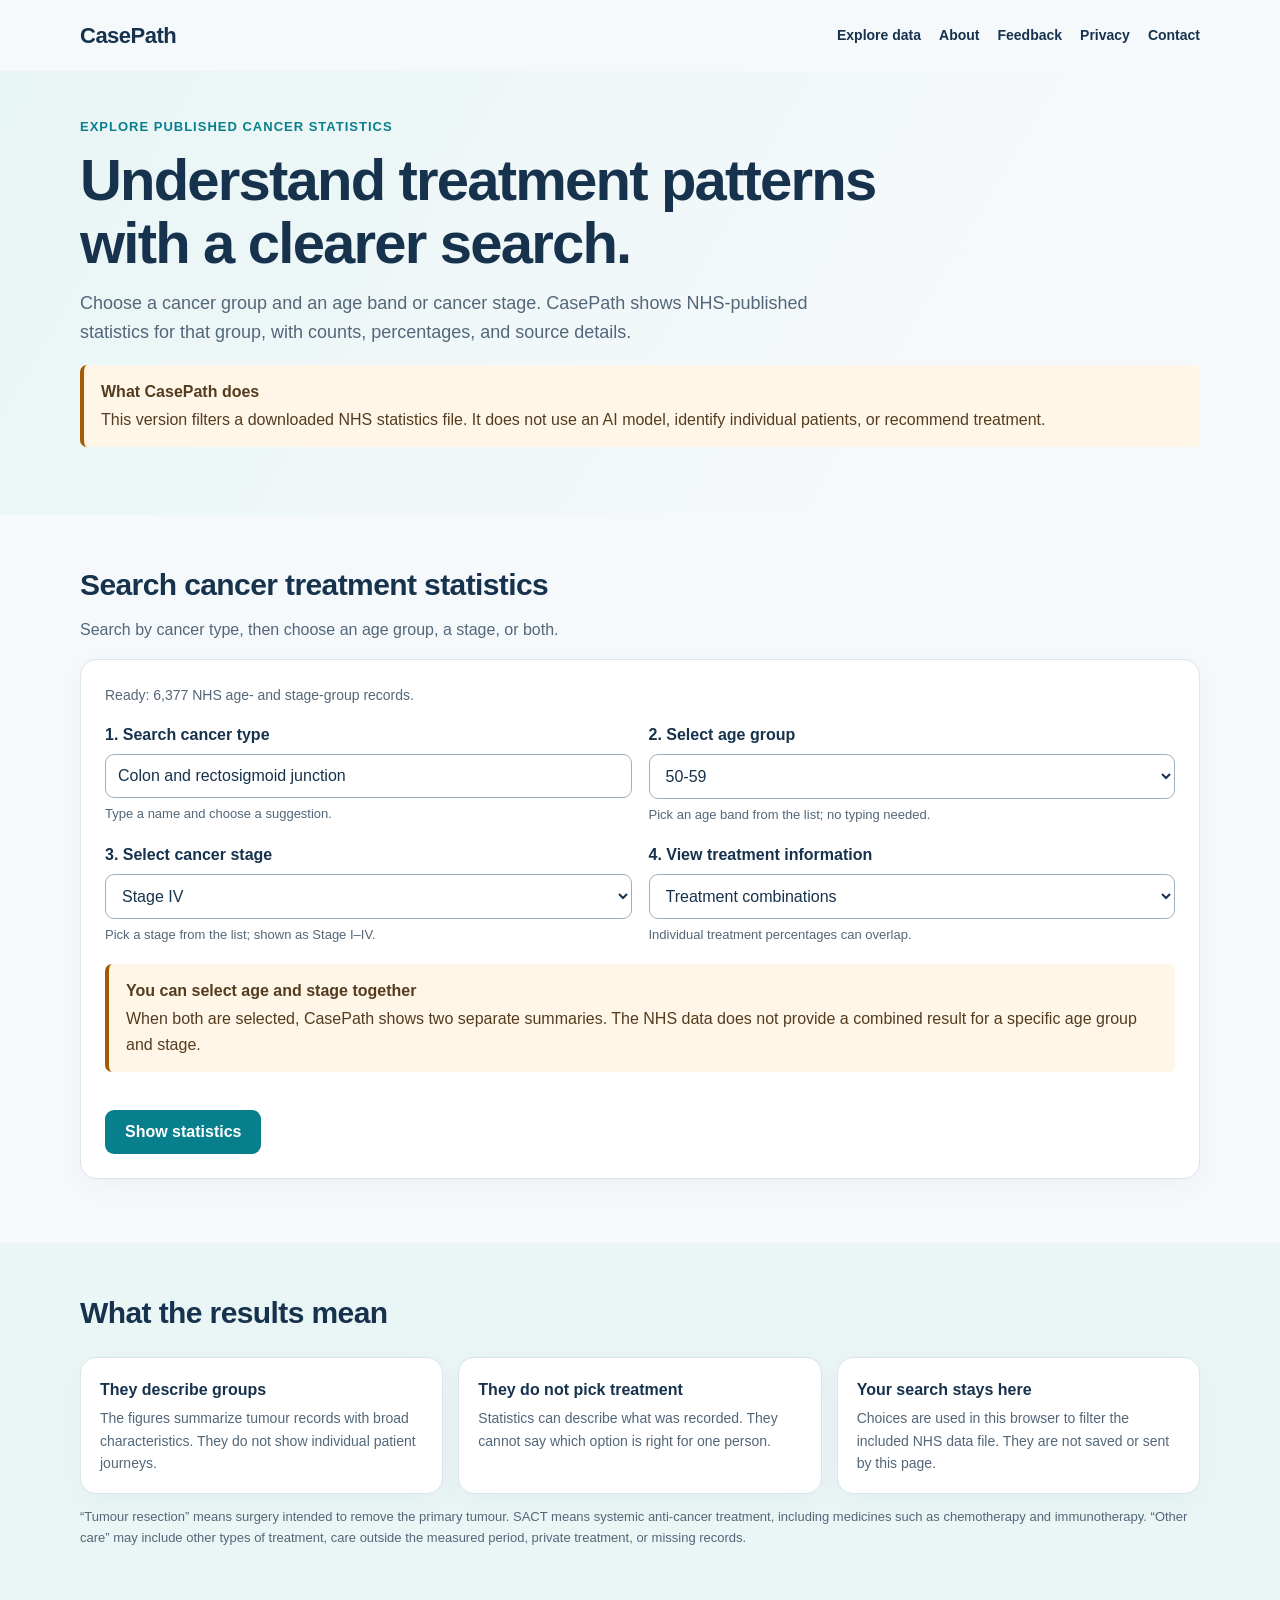
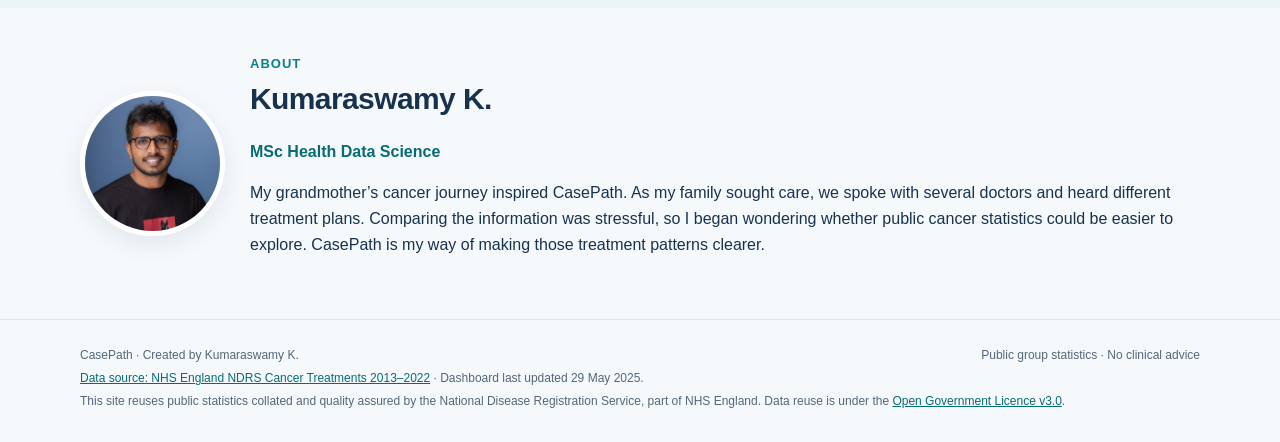
<file: index.html>
<!doctype html><html lang="en"><head><meta charset="utf-8"><meta name="viewport" content="width=device-width, initial-scale=1"><meta name="description" content="CasePath helps visitors explore published cancer treatment statistics using simple search choices."><title>CasePath | Explore cancer treatment statistics</title><link rel="stylesheet" href="styles.css"></head><body><header class="wrap top"><a class="brand" href="index.html">CasePath</a><nav class="nav"><a href="index.html#explore">Explore data</a><a href="index.html#about">About</a><a href="feedback.html">Feedback</a><a href="privacy.html">Privacy</a><a href="contact.html">Contact</a></nav></header><main id="top"><section class="hero"><div class="wrap"><div class="eyebrow">Explore published cancer statistics</div><h1>Understand treatment patterns with a clearer search.</h1><p>Choose a cancer group and an age band or cancer stage. CasePath shows NHS-published statistics for that group, with counts, percentages, and source details.</p><div class="notice"><strong>What CasePath does</strong>This version filters a downloaded NHS statistics file. It does not use an AI model, identify individual patients, or recommend treatment.</div></div></section>
<section class="section wrap" id="explore"><h2>Search cancer treatment statistics</h2><p class="lead">Search by cancer type, then choose an age group, a stage, or both.</p><div class="panel"><div id="dataStatus" class="loading">Loading NHS public statistics…</div><div id="searchArea" class="hidden"><div class="search-grid"><div class="field"><label for="cancerInput">1. Search cancer type</label><input id="cancerInput" type="text" list="cancerOptions" placeholder="Type a cancer type, e.g. colon" autocomplete="off"><datalist id="cancerOptions"></datalist><p class="hint">Type a name and choose a suggestion.</p></div><div class="field"><label for="ageSelect">2. Select age group</label><select id="ageSelect"></select><p class="hint">Pick an age band from the list; no typing needed.</p></div><div class="field"><label for="stageSelect">3. Select cancer stage</label><select id="stageSelect"></select><p class="hint">Pick a stage from the list; shown as Stage I–IV.</p></div><div class="field"><label for="treatmentSelect">4. View treatment information</label><select id="treatmentSelect"><option value="Combined">Treatment combinations</option><option value="Independent">Individual treatment types</option></select><p class="hint">Individual treatment percentages can overlap.</p></div></div><div class="notice"><strong>You can select age and stage together</strong>When both are selected, CasePath shows two separate summaries. The NHS data does not provide a combined result for a specific age group and stage.</div><button class="button" id="showStats" type="button">Show statistics</button></div></div><div id="message" class="status" role="status" aria-live="polite"></div><section id="results" class="results hidden" aria-labelledby="resultsTitle"></section></section>
<section class="section soft"><div class="wrap"><h2>What the results mean</h2><div class="cards"><article class="step"><b>They describe groups</b><p>The figures summarize tumour records with broad characteristics. They do not show individual patient journeys.</p></article><article class="step"><b>They do not pick treatment</b><p>Statistics can describe what was recorded. They cannot say which option is right for one person.</p></article><article class="step"><b>Your search stays here</b><p>Choices are used in this browser to filter the included NHS data file. They are not saved or sent by this page.</p></article></div><p class="small">“Tumour resection” means surgery intended to remove the primary tumour. SACT means systemic anti-cancer treatment, including medicines such as chemotherapy and immunotherapy. “Other care” may include other types of treatment, care outside the measured period, private treatment, or missing records.</p></div></section>
<section class="section wrap about" id="about"><img class="photo" src="assets/kumaraswamy-profile.jpeg" alt="Portrait of Kumaraswamy K."><div><div class="eyebrow">About</div><h2>Kumaraswamy K.</h2><p class="role">MSc Health Data Science</p><p>My grandmother’s cancer journey inspired CasePath. As my family sought care, we spoke with several doctors and heard different treatment plans. Comparing the information was stressful, so I began wondering whether public cancer statistics could be easier to explore. CasePath is my way of making those treatment patterns clearer.</p></div></section></main><footer class="footer"><div class="wrap"><div class="footrow"><span>CasePath · Created by Kumaraswamy K.</span><span>Public group statistics · No clinical advice</span></div><p><a href="https://digital.nhs.uk/ndrs/data/data-outputs/cancer-data-hub/cancer-treatments" target="_blank" rel="noopener">Data source: NHS England NDRS Cancer Treatments 2013–2022</a> · Dashboard last updated 29 May 2025.</p><p>This site reuses public statistics collated and quality assured by the National Disease Registration Service, part of NHS England. Data reuse is under the <a href="https://www.nationalarchives.gov.uk/doc/open-government-licence/version/3/" target="_blank" rel="noopener">Open Government Licence v3.0</a>.</p></div></footer><script src="data/nhs_treatment_statistics.js"></script><script src="data/search.js"></script></body></html>
</file>
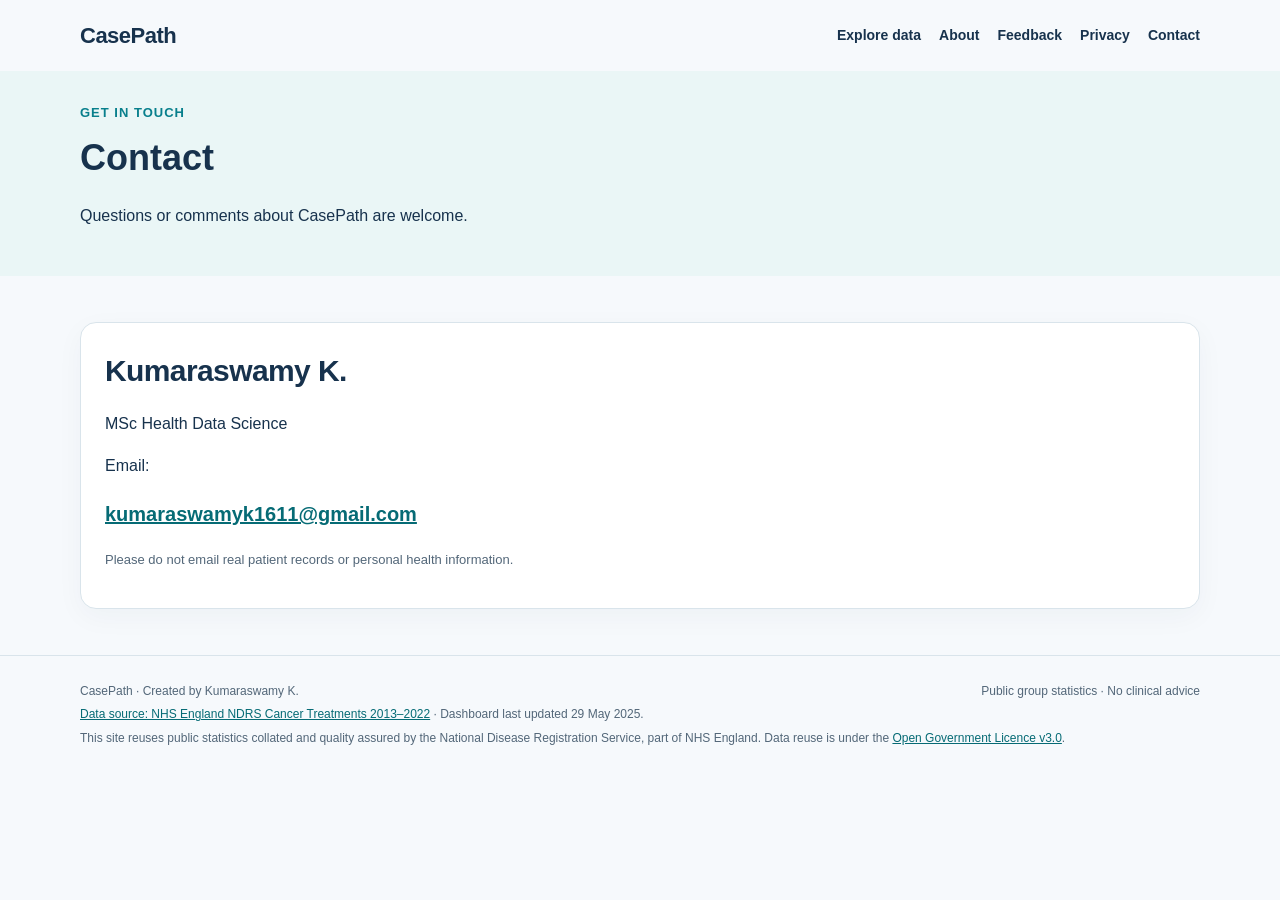
<file: contact.html>
<!doctype html><html lang="en"><head><meta charset="utf-8"><meta name="viewport" content="width=device-width, initial-scale=1"><meta name="description" content="CasePath helps visitors explore published cancer treatment statistics using simple search choices."><title>Contact | CasePath</title><link rel="stylesheet" href="styles.css"></head><body><header class="wrap top"><a class="brand" href="index.html">CasePath</a><nav class="nav"><a href="index.html#explore">Explore data</a><a href="index.html#about">About</a><a href="feedback.html">Feedback</a><a href="privacy.html">Privacy</a><a href="contact.html">Contact</a></nav></header><main><section class="page-hero"><div class="wrap"><div class="eyebrow">Get in touch</div><h1>Contact</h1><p>Questions or comments about CasePath are welcome.</p></div></section><section class="section wrap"><div class="panel"><h2>Kumaraswamy K.</h2><p class="role">MSc Health Data Science</p><p>Email:</p><p class="contact-email"><a href="mailto:kumaraswamyk1611@gmail.com?subject=CasePath%20enquiry">kumaraswamyk1611@gmail.com</a></p><p class="small">Please do not email real patient records or personal health information.</p></div></section></main><footer class="footer"><div class="wrap"><div class="footrow"><span>CasePath · Created by Kumaraswamy K.</span><span>Public group statistics · No clinical advice</span></div><p><a href="https://digital.nhs.uk/ndrs/data/data-outputs/cancer-data-hub/cancer-treatments" target="_blank" rel="noopener">Data source: NHS England NDRS Cancer Treatments 2013–2022</a> · Dashboard last updated 29 May 2025.</p><p>This site reuses public statistics collated and quality assured by the National Disease Registration Service, part of NHS England. Data reuse is under the <a href="https://www.nationalarchives.gov.uk/doc/open-government-licence/version/3/" target="_blank" rel="noopener">Open Government Licence v3.0</a>.</p></div></footer></body></html>
</file>
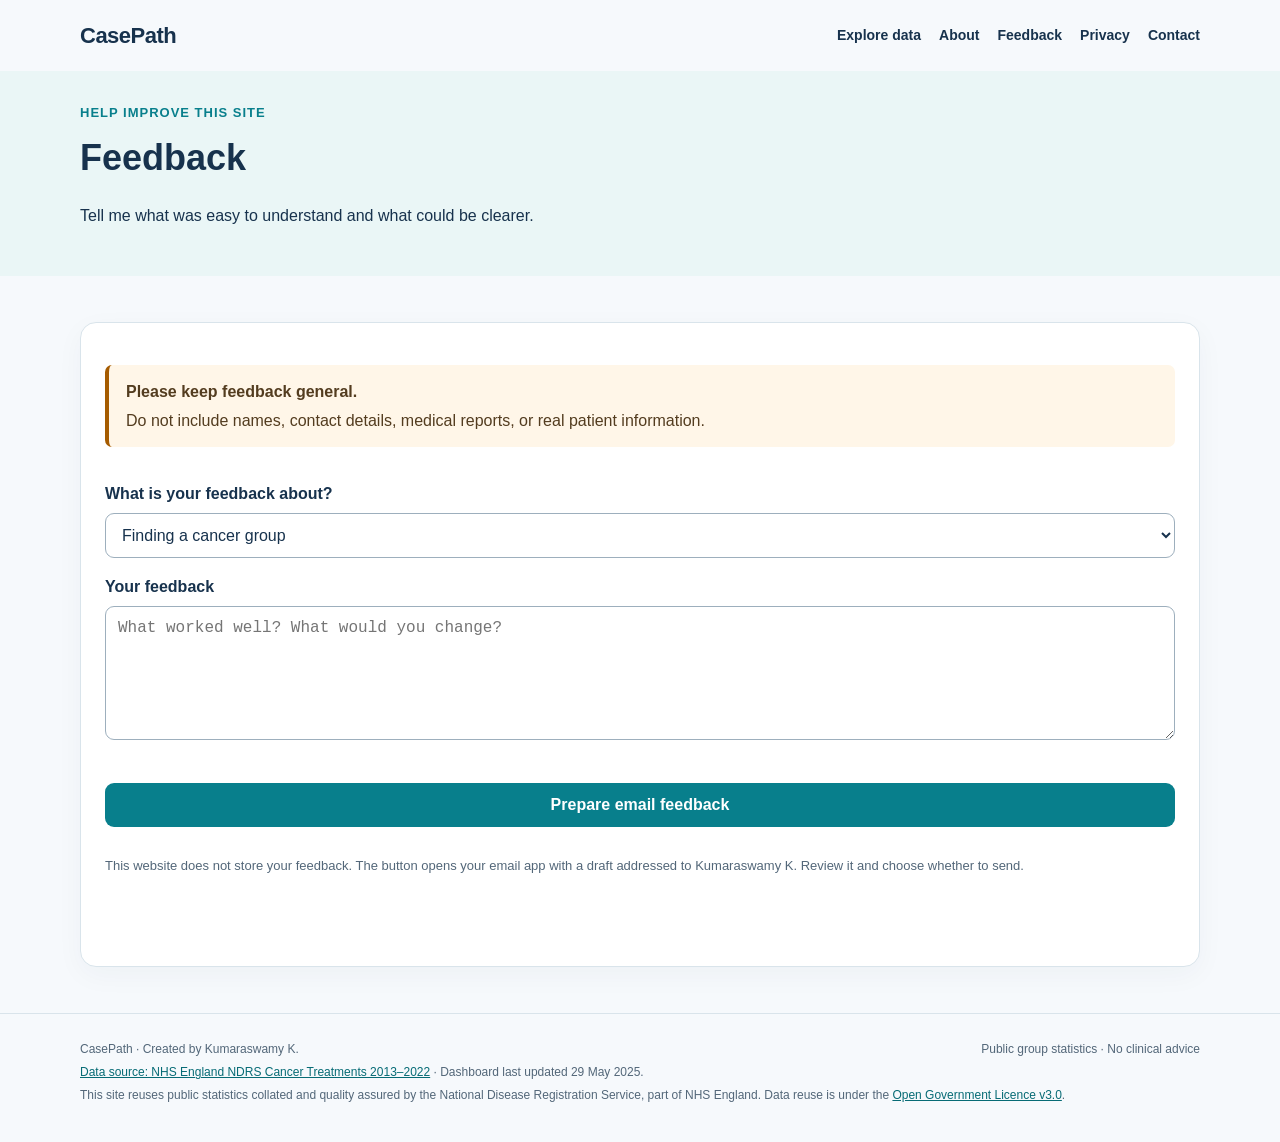
<file: feedback.html>
<!doctype html><html lang="en"><head><meta charset="utf-8"><meta name="viewport" content="width=device-width, initial-scale=1"><meta name="description" content="CasePath helps visitors explore published cancer treatment statistics using simple search choices."><title>Feedback | CasePath</title><link rel="stylesheet" href="styles.css"></head><body><header class="wrap top"><a class="brand" href="index.html">CasePath</a><nav class="nav"><a href="index.html#explore">Explore data</a><a href="index.html#about">About</a><a href="feedback.html">Feedback</a><a href="privacy.html">Privacy</a><a href="contact.html">Contact</a></nav></header><main><section class="page-hero"><div class="wrap"><div class="eyebrow">Help improve this site</div><h1>Feedback</h1><p>Tell me what was easy to understand and what could be clearer.</p></div></section><section class="section wrap"><div class="panel stack"><div class="notice"><strong>Please keep feedback general.</strong>Do not include names, contact details, medical reports, or real patient information.</div><form id="feedbackForm" class="stack"><div class="field"><label for="feedbackType">What is your feedback about?</label><select id="feedbackType"><option>Finding a cancer group</option><option>Choosing an age group or stage</option><option>Understanding the results</option><option>Accessibility or design</option><option>Other</option></select></div><div class="field"><label for="feedbackText">Your feedback</label><textarea id="feedbackText" rows="6" required placeholder="What worked well? What would you change?"></textarea></div><button class="button" type="submit">Prepare email feedback</button></form><p class="small">This website does not store your feedback. The button opens your email app with a draft addressed to Kumaraswamy K. Review it and choose whether to send.</p><p id="feedbackMessage" class="status" role="status" aria-live="polite"></p></div></section></main><script>document.getElementById('feedbackForm').addEventListener('submit',e=>{e.preventDefault();const type=document.getElementById('feedbackType').value;const body=document.getElementById('feedbackText').value.trim();const subject=encodeURIComponent('CasePath feedback');const text=encodeURIComponent('Feedback about: '+type+'

'+body);document.getElementById('feedbackMessage').textContent='Your email app should open with a draft. Nothing is sent until you press Send.';window.location.href='mailto:kumaraswamyk1611@gmail.com?subject='+subject+'&body='+text});</script><footer class="footer"><div class="wrap"><div class="footrow"><span>CasePath · Created by Kumaraswamy K.</span><span>Public group statistics · No clinical advice</span></div><p><a href="https://digital.nhs.uk/ndrs/data/data-outputs/cancer-data-hub/cancer-treatments" target="_blank" rel="noopener">Data source: NHS England NDRS Cancer Treatments 2013–2022</a> · Dashboard last updated 29 May 2025.</p><p>This site reuses public statistics collated and quality assured by the National Disease Registration Service, part of NHS England. Data reuse is under the <a href="https://www.nationalarchives.gov.uk/doc/open-government-licence/version/3/" target="_blank" rel="noopener">Open Government Licence v3.0</a>.</p></div></footer></body></html>
</file>
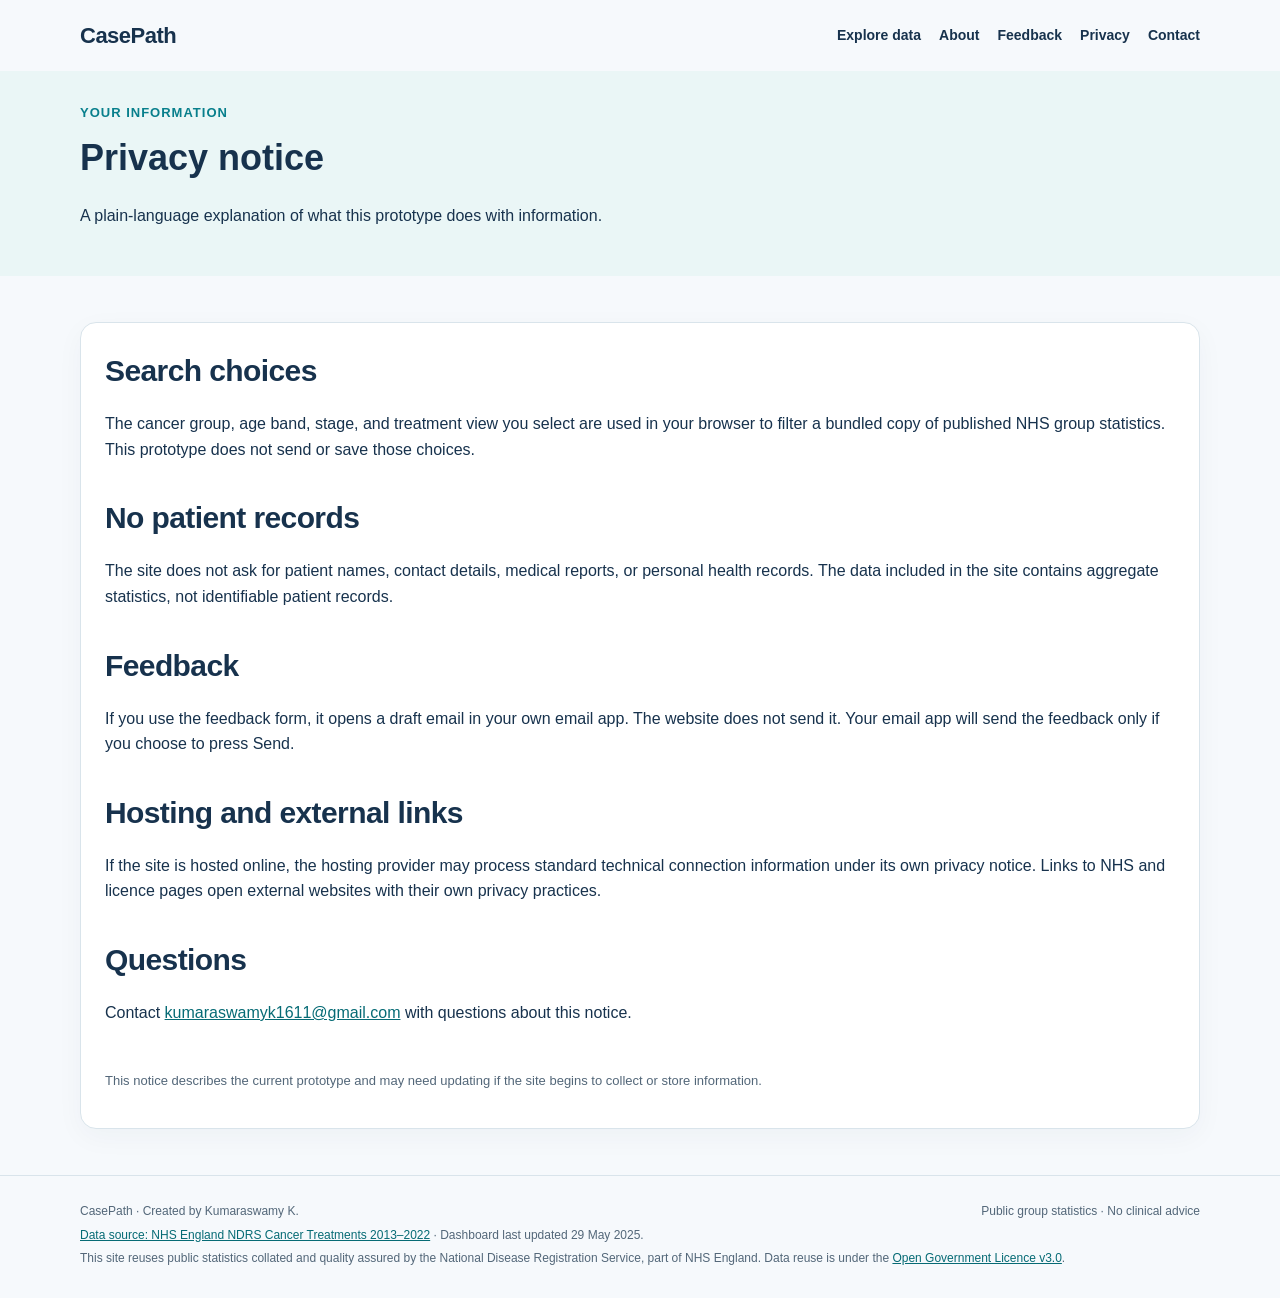
<file: privacy.html>
<!doctype html><html lang="en"><head><meta charset="utf-8"><meta name="viewport" content="width=device-width, initial-scale=1"><meta name="description" content="CasePath helps visitors explore published cancer treatment statistics using simple search choices."><title>Privacy notice | CasePath</title><link rel="stylesheet" href="styles.css"></head><body><header class="wrap top"><a class="brand" href="index.html">CasePath</a><nav class="nav"><a href="index.html#explore">Explore data</a><a href="index.html#about">About</a><a href="feedback.html">Feedback</a><a href="privacy.html">Privacy</a><a href="contact.html">Contact</a></nav></header><main><section class="page-hero"><div class="wrap"><div class="eyebrow">Your information</div><h1>Privacy notice</h1><p>A plain-language explanation of what this prototype does with information.</p></div></section><section class="section wrap"><div class="panel stack"><section><h2>Search choices</h2><p>The cancer group, age band, stage, and treatment view you select are used in your browser to filter a bundled copy of published NHS group statistics. This prototype does not send or save those choices.</p></section><section><h2>No patient records</h2><p>The site does not ask for patient names, contact details, medical reports, or personal health records. The data included in the site contains aggregate statistics, not identifiable patient records.</p></section><section><h2>Feedback</h2><p>If you use the feedback form, it opens a draft email in your own email app. The website does not send it. Your email app will send the feedback only if you choose to press Send.</p></section><section><h2>Hosting and external links</h2><p>If the site is hosted online, the hosting provider may process standard technical connection information under its own privacy notice. Links to NHS and licence pages open external websites with their own privacy practices.</p></section><section><h2>Questions</h2><p>Contact <a href="mailto:kumaraswamyk1611@gmail.com">kumaraswamyk1611@gmail.com</a> with questions about this notice.</p></section><p class="small">This notice describes the current prototype and may need updating if the site begins to collect or store information.</p></div></section></main><footer class="footer"><div class="wrap"><div class="footrow"><span>CasePath · Created by Kumaraswamy K.</span><span>Public group statistics · No clinical advice</span></div><p><a href="https://digital.nhs.uk/ndrs/data/data-outputs/cancer-data-hub/cancer-treatments" target="_blank" rel="noopener">Data source: NHS England NDRS Cancer Treatments 2013–2022</a> · Dashboard last updated 29 May 2025.</p><p>This site reuses public statistics collated and quality assured by the National Disease Registration Service, part of NHS England. Data reuse is under the <a href="https://www.nationalarchives.gov.uk/doc/open-government-licence/version/3/" target="_blank" rel="noopener">Open Government Licence v3.0</a>.</p></div></footer></body></html>
</file>
<file: styles.css>
:root{--ink:#17324d;--muted:#536779;--teal:#087f8c;--teal-dark:#066b75;--pale:#eaf6f6;--paper:#f6f9fc;--line:#d9e4eb;--white:#fff;--gold:#a55b00;--good:#eff8f1}*{box-sizing:border-box}body{margin:0;font-family:Inter,Segoe UI,Arial,sans-serif;color:var(--ink);background:var(--paper);line-height:1.6}a{color:var(--teal-dark)}.wrap{width:min(1120px,92%);margin:auto}.top{display:flex;align-items:center;justify-content:space-between;padding:18px 0}.brand{font-size:22px;font-weight:800;color:var(--ink);text-decoration:none;letter-spacing:-.5px}.nav{display:flex;gap:18px;flex-wrap:wrap}.nav a{text-decoration:none;color:var(--ink);font-weight:650;font-size:14px}.hero{padding:46px 0 50px;background:linear-gradient(120deg,#e8f5f5 0%,#f6f9fc 75%)}.eyebrow{color:var(--teal);font-size:13px;font-weight:800;letter-spacing:1px;text-transform:uppercase}.hero h1{font-size:clamp(36px,5vw,58px);line-height:1.08;letter-spacing:-1.8px;margin:11px 0 15px;max-width:800px}.hero p{font-size:18px;max-width:800px;color:var(--muted);margin:0}.section{padding:46px 0}.section h2{font-size:30px;letter-spacing:-.6px;margin:0 0 8px}.lead{color:var(--muted);max-width:790px;margin-top:0}.panel,.step{background:var(--white);border:1px solid var(--line);border-radius:16px;box-shadow:0 8px 28px #17324d0a}.panel{padding:24px}.search-grid{display:grid;grid-template-columns:1fr 1fr;gap:17px;margin-top:16px}.field label,.field legend{display:block;font-weight:750;margin:0 0 6px}.field input[type=text],.field select,.field textarea{width:100%;padding:12px;border:1px solid #9dafbd;border-radius:9px;background:#fff;color:var(--ink);font-size:16px}.field fieldset{border:1px solid var(--line);border-radius:10px;padding:12px;margin:0}.field fieldset label{display:inline-flex;align-items:center;gap:7px;margin:5px 16px 0 0;font-weight:600}.hint{font-size:13px;color:var(--muted);margin:6px 0 0}.button{background:var(--teal);border:0;color:#fff;padding:13px 20px;border-radius:9px;font-size:16px;font-weight:750;cursor:pointer;margin-top:20px}.button:hover{background:var(--teal-dark)}.button:focus,select:focus,input:focus,textarea:focus,a:focus{outline:3px solid #f0bd58;outline-offset:2px}.notice{background:#fff6e8;border-left:4px solid var(--gold);padding:14px 17px;border-radius:7px;margin:18px 0;color:#533c1f}.notice strong{display:block;margin-bottom:3px}.success{background:var(--good);border-left-color:#27834a}.status{margin:18px 0;color:var(--muted)}.results{margin-top:22px}.result-top{display:flex;justify-content:space-between;gap:20px;align-items:start;flex-wrap:wrap}.badge{display:inline-block;background:var(--pale);color:#075e67;border-radius:99px;padding:5px 11px;font-size:12px;font-weight:800}.meta{font-size:13px;color:var(--muted);margin:5px 0 15px}.bar-row{display:grid;grid-template-columns:minmax(150px,1.1fr) minmax(100px,1.3fr) 80px;gap:12px;align-items:center;margin:12px 0}.bar-name{font-weight:650;font-size:14px}.bar-track{height:13px;background:#e6edf1;border-radius:20px;overflow:hidden}.bar-fill{height:100%;background:var(--teal);border-radius:20px}.bar-value{text-align:right;font-variant-numeric:tabular-nums;font-weight:750}.table-wrap{overflow-x:auto;margin-top:20px}.table{border-collapse:collapse;width:100%;font-size:14px}.table th,.table td{padding:11px 10px;border-bottom:1px solid var(--line);text-align:left;vertical-align:top}.table th{background:#f0f6f8;color:var(--ink)}.table td.num,.table th.num{text-align:right;white-space:nowrap;font-variant-numeric:tabular-nums}.small{font-size:13px;color:var(--muted)}.cards{display:grid;grid-template-columns:repeat(3,1fr);gap:15px;margin-top:20px}.step{padding:19px}.step b{display:block;margin-bottom:5px}.step p{margin:0;color:var(--muted);font-size:14px}.soft{background:var(--pale)}.about{display:grid;grid-template-columns:145px 1fr;gap:25px;align-items:center}.photo{width:145px;height:145px;object-fit:cover;object-position:center 28%;border-radius:50%;border:5px solid white;box-shadow:0 8px 24px #17324d18}.footer{padding:26px 0;border-top:1px solid var(--line);font-size:12px;color:var(--muted)}.footer p{margin:4px 0}.footrow{display:flex;justify-content:space-between;gap:18px;flex-wrap:wrap}.hidden{display:none!important}.loading{color:var(--muted);font-size:14px}.page-hero{padding:32px 0;background:var(--pale)}.page-hero h1{font-size:36px;margin:5px 0}.stack{display:grid;gap:16px}.contact-email{font-size:20px;font-weight:750}.about .role{font-weight:750;color:var(--teal-dark)}.inline-nav{display:flex;gap:14px;flex-wrap:wrap;margin:16px 0}.inline-nav a{font-weight:650}@media(max-width:720px){.top{align-items:flex-start;gap:10px;flex-direction:column}.search-grid,.cards{grid-template-columns:1fr}.bar-row{grid-template-columns:minmax(115px,1fr) minmax(70px,1fr) 62px;gap:8px}.bar-name{font-size:12px}.about{grid-template-columns:1fr}.photo{width:120px;height:120px}.panel{padding:18px}.section{padding:34px 0}.nav{gap:12px}}
</file>
